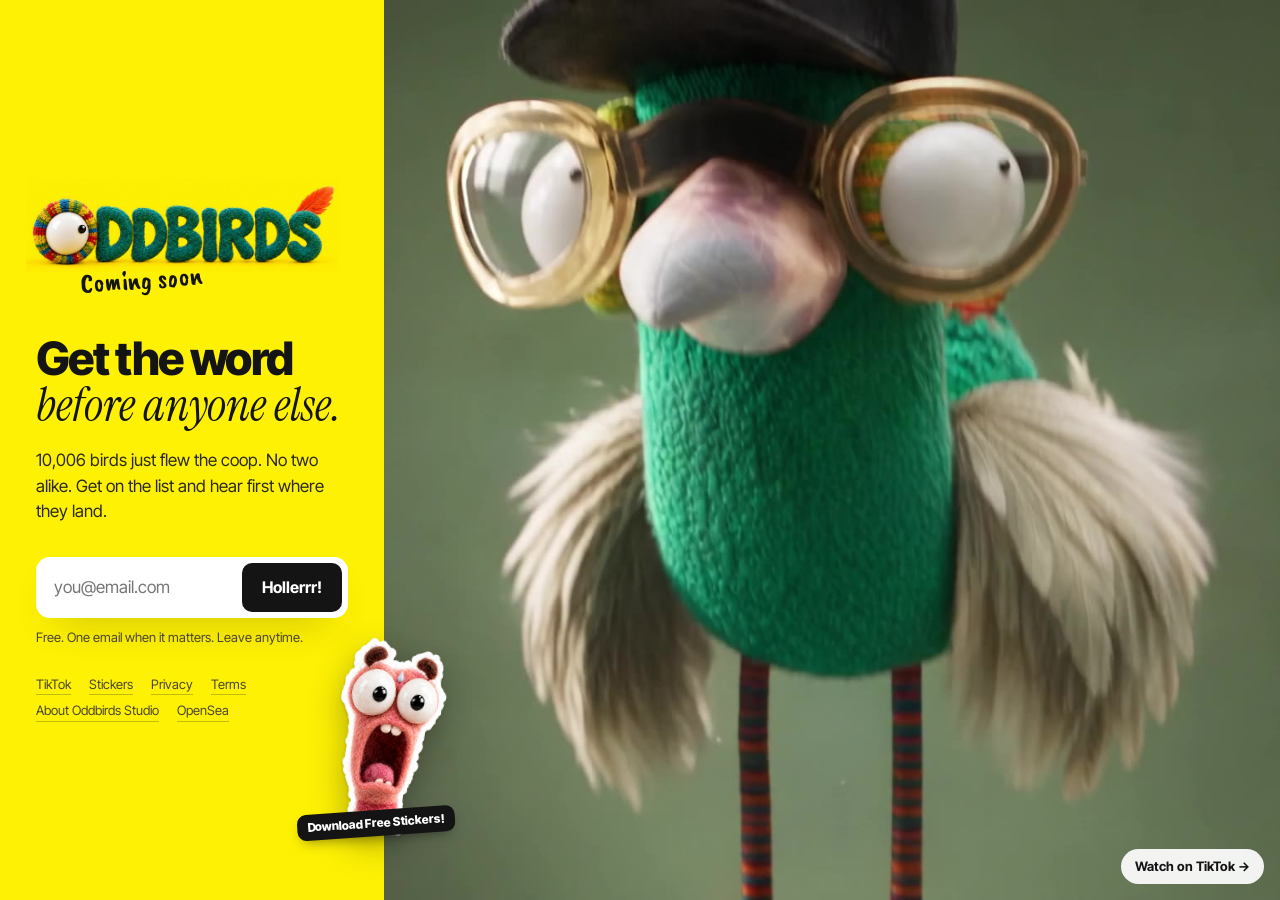
<file: index.html>
<!doctype html>
<html lang="en">
<head>
<meta charset="utf-8">
<meta name="viewport" content="width=device-width,initial-scale=1,viewport-fit=cover">
<title>Oddbirds: get the word first</title>
<meta name="description" content="10,006 birds just flew the coop. No two alike. Get on the list.">
<meta property="og:title" content="Oddbirds: get the word first">
<meta property="og:description" content="10,006 birds just flew the coop. No two alike. Get on the list.">
<meta property="og:image" content="https://oddbirdstheshow.github.io/img/og.jpg">
<meta property="og:type" content="website">
<meta name="twitter:card" content="summary_large_image">
<meta name="theme-color" content="#FEF104">
<link rel="icon" href="icon.png">
<link rel="preconnect" href="https://fonts.googleapis.com">
<link rel="preconnect" href="https://fonts.gstatic.com" crossorigin>
<link href="https://fonts.googleapis.com/css2?family=Caveat+Brush&family=Instrument+Serif:ital@0;1&family=Inter+Tight:wght@400;500;700;800&display=swap" rel="stylesheet">
<style>
:root{
  --yellow:#FEF104;   /* matches the felt logo's backdrop */
  --ink:#141414;
  --teal:#1D6B61;
  --mute:#4a4630;
  --sans:"Inter Tight",system-ui,-apple-system,"Segoe UI",Roboto,sans-serif;
  --serif:"Instrument Serif",Georgia,serif;
  --hand:"Caveat Brush","Comic Sans MS",cursive;
}
*{box-sizing:border-box}
html,body{height:100%}
body{margin:0;background:var(--yellow);color:var(--ink);font:16px/1.5 var(--sans);-webkit-font-smoothing:antialiased}
img,video{display:block;max-width:100%}
a{color:inherit}
em{font-family:var(--serif);font-style:italic;font-weight:400;letter-spacing:0}

/* One screen: a narrow signup column on the left, the landscape film filling the rest.
   The column has a capped width, so a wider browser shows more of the film. */
.screen{height:100vh;height:100svh;display:grid;grid-template-columns:clamp(340px,30vw,440px) minmax(0,1fr)}
@media (min-height:540px){body{overflow:hidden}}

.panel{display:flex;flex-direction:column;justify-content:center;padding:clamp(24px,4vh,48px) clamp(24px,2.8vw,44px);position:relative;z-index:2}

/* A sticker slapped on the seam between the yellow and the film, linking to the stickers page */
.sticker{position:absolute;right:calc(-1 * clamp(52px,4.6vw,78px));bottom:clamp(18px,7vh,72px);width:clamp(96px,8.6vw,132px);text-decoration:none;transform:rotate(8deg);transition:transform .2s ease}
.sticker img{width:100%;height:auto;filter:drop-shadow(0 12px 16px rgba(0,0,0,.28))}
.sticker span{position:absolute;left:50%;bottom:0;transform:translateX(-50%) rotate(-12deg);background:var(--ink);color:#fff;font-weight:800;font-size:12px;line-height:1.15;padding:6px 10px;border-radius:9px;text-align:center;width:max-content;white-space:nowrap;box-shadow:0 6px 14px -6px rgba(0,0,0,.5)}
.sticker:hover,.sticker:focus-visible{transform:rotate(2deg) scale(1.06)}
.inner{width:100%;margin:auto 0}
.logo{width:100%;height:auto;margin-left:-3%}
.soon{font-family:var(--hand);font-size:clamp(22px,3.2vh,30px);transform:rotate(-4deg);transform-origin:left;margin:-2px 0 clamp(18px,4vh,40px) 14%;line-height:1}
h1{font-size:clamp(32px,min(5.6vh,3.6vw),52px);font-weight:800;letter-spacing:-.035em;line-height:1;margin:0}
.sub{font-size:clamp(15px,1.9vh,17px);margin:clamp(12px,2.2vh,20px) 0 clamp(20px,3.6vh,32px);max-width:30em;color:#2b2918}

form{position:relative}
.field{display:flex;gap:8px;background:#fff;border-radius:14px;padding:6px;box-shadow:0 18px 40px -22px rgba(60,50,0,.45)}
.field input[type=email]{flex:1;min-width:0;font:inherit;font-size:17px;padding:12px 12px;border:0;background:transparent;color:var(--ink)}
.field input[type=email]:focus{outline:none}
.field:focus-within{box-shadow:0 0 0 2px var(--ink),0 18px 40px -22px rgba(60,50,0,.45)}
button{font:inherit;font-weight:700;font-size:16px;border:0;border-radius:10px;padding:12px 20px;background:var(--ink);color:#fff;cursor:pointer;white-space:nowrap;transition:background .12s ease}
button:hover{background:#000}
button:disabled{opacity:.6;cursor:wait}
.fine{font-size:13px;color:var(--mute);margin:10px 0 0}
.msg{display:none;margin-top:12px;font-size:15px;font-weight:500}
.msg.ok{display:block;color:var(--teal)}
.msg.err{display:block;color:#a33a10}
.done .field,.done .fine{display:none}
.done .msg.ok{font-size:clamp(18px,2.4vh,22px);margin-top:0;background:#fff;border-radius:14px;padding:16px 18px}
.hp{position:absolute;left:-9999px;width:1px;height:1px;overflow:hidden}

.links{display:flex;flex-wrap:wrap;gap:6px 18px;font-size:13px;color:var(--mute);margin-top:clamp(16px,3vh,28px)}
.links a{text-decoration:none;border-bottom:1px solid rgba(20,20,20,.25)}
.links a:hover{border-color:var(--ink)}
.minted{font-variant-numeric:tabular-nums;opacity:.7}

.film{position:relative;background:#2c3328;overflow:hidden}
.film video{width:100%;height:100%;object-fit:cover}
.film .watch{position:absolute;right:16px;bottom:16px;background:rgba(255,255,255,.92);color:var(--ink);text-decoration:none;font-size:13px;font-weight:700;padding:8px 14px;border-radius:999px}

/* Phones and narrow screens: film on top, panel below, still one screen */
@media (max-width:820px){
  .screen{grid-template-columns:minmax(0,1fr);grid-template-rows:minmax(0,1fr) auto}
  .film{order:-1}
  .panel{padding:18px 20px calc(16px + env(safe-area-inset-bottom))}
  .inner{margin:0;max-width:460px}
  .logo{width:min(250px,68%)}
  .soon{font-size:22px;margin:-4px 0 12px 12%}
  h1{font-size:clamp(30px,8.6vw,40px)}
  .sub{font-size:15px;margin:8px 0 14px}
  .field input[type=email]{font-size:16px;padding:10px}
  button{padding:10px 16px;font-size:15px}
  .fine{display:none}
  .links{margin-top:12px;font-size:12px}
  .film .watch{right:12px;bottom:auto;top:calc(12px + env(safe-area-inset-top));font-size:12px;padding:6px 12px}
  .sticker{right:14px;left:auto;bottom:auto;top:-118px;width:76px;transform:rotate(8deg)}
  .sticker span{font-size:9px;padding:3px 7px;max-width:none;white-space:nowrap;left:auto;right:-10px;bottom:-3%;transform:none;border-radius:6px}
}
@media (max-width:820px) and (max-height:700px){
  .soon{display:none}
  .logo{margin-bottom:10px}
  .sub{display:none}
  h1{margin-bottom:12px}
}
@media (prefers-reduced-motion:reduce){button,.sticker{transition:none}}
</style>
</head>
<body>
<main class="screen">
  <section class="panel">
    <div class="inner">
      <img class="logo" src="img/logo-felt.jpg" alt="Oddbirds" width="1400" height="422">
      <p class="soon" aria-hidden="true">Coming soon</p>

      <h1>Get the word <em>before anyone else.</em></h1>
      <p class="sub">10,006 birds just flew the coop. No two alike. Get on the list and hear first where they land.</p>

      <form class="waitlist" novalidate>
        <label class="hp" aria-hidden="true">Leave this empty <input type="text" name="website" tabindex="-1" autocomplete="off"></label>
        <div class="field">
          <input type="email" name="email_address" placeholder="you@email.com" autocomplete="email" required aria-label="Email address">
          <button type="submit">Hollerrr!</button>
        </div>
        <p class="fine">Free. One email when it matters. Leave anytime.</p>
        <div class="msg" role="status" aria-live="polite"></div>
      </form>

      <nav class="links" aria-label="More">
        <a href="https://www.tiktok.com/@oddbirds_theshow">TikTok</a>
        <a href="stickers/">Stickers</a>
        <a href="privacy.html">Privacy</a>
        <a href="terms.html">Terms</a>
        <a href="terms.html" title="Oddbirds Studio is our internal tool for sending our own films to our own TikTok drafts. It isn't offered to other users.">About Oddbirds Studio</a>
        <a href="https://opensea.io/collection/oddbirds">OpenSea</a>
        <span class="minted" id="minted" hidden></span>
      </nav>
    </div>
    <a class="sticker" href="stickers/"><img src="img/sticker-norm.png" alt="" width="211" height="380"><span>Download Free Stickers!</span></a>
  </section>

  <section class="film" aria-label="Cuckoo Clock Bird, the first Oddbirds film">
    <video poster="img/cuckoo-clock-poster-1080.jpg" autoplay muted loop playsinline preload="auto" aria-label="A felt bird in goggles bursts out of a cuckoo clock and lands on a yarn tree">
      <source src="img/cuckoo-clock-tall.mp4" type="video/mp4" media="(max-width: 820px)">
      <source src="img/cuckoo-clock-1080.mp4" type="video/mp4">
    </video>
    <a class="watch" href="https://www.tiktok.com/@oddbirds_theshow">Watch on TikTok →</a>
  </section>
</main>

<script>
// Tiny "minted / total" in the footer. count.json is refreshed from the contract every
// 30 minutes by the "Update mint count" workflow; nothing shows if it can't load.
fetch("https://raw.githubusercontent.com/oddbirdstheshow/oddbirdstheshow.github.io/data/count.json", { cache: "no-store" })
  .then(r => r.ok ? r.json() : null)
  .then(d => {
    if (!d || !Number.isFinite(d.minted) || !Number.isFinite(d.supply)) return;
    const el = document.getElementById("minted");
    el.textContent = `${d.minted.toLocaleString("en-US")} / ${d.supply.toLocaleString("en-US")}`;
    el.hidden = false;
  })
  .catch(() => {});

// Phones play the tall cut, so give them the tall poster too.
if (matchMedia("(max-width: 820px)").matches) document.querySelector(".film video").poster = "img/cuckoo-clock-tall-poster.jpg";

/*
  Waitlist hookup: the Oddbirds Kit account (separate from Blacksmith).
  KIT_FORM_ID is the number in the Kit form's URL (app.kit.com/forms/<number>/...).
  It's public by design; the Kit API key is not and never goes here.
*/
const KIT_FORM_ID = "10149386";
const WAITLIST_ENDPOINT = KIT_FORM_ID ? `https://app.kit.com/forms/${KIT_FORM_ID}/subscriptions` : "";

document.querySelectorAll("form.waitlist").forEach(form => {
  const msg = form.querySelector(".msg");
  const btn = form.querySelector("button");
  const label = btn.textContent;
  const show = (text, ok) => { msg.textContent = text; msg.className = "msg " + (ok ? "ok" : "err"); };

  form.addEventListener("submit", async e => {
    e.preventDefault();
    if (form.website.value) return;                       // bot trap
    const email = form.email_address.value.trim();
    if (!/^[^\s@]+@[^\s@]+\.[^\s@]+$/.test(email)) { show("That email doesn't look quite right.", false); form.email_address.focus(); return; }
    if (!WAITLIST_ENDPOINT) { show("The waitlist opens very soon. Check back in a day or two!", false); return; }

    btn.disabled = true; btn.textContent = "Saving…";
    try {
      const res = await fetch(WAITLIST_ENDPOINT, { method: "POST", body: new URLSearchParams({ email_address: email }), headers: { "Accept": "application/json" } });
      const data = await res.json().catch(() => ({}));
      if (!res.ok || (data.status && data.status !== "success")) throw new Error(res.status);
      form.classList.add("done");
      show("Nearly there. Confirm in your inbox and you're on the list.", true);
    } catch (err) {
      btn.disabled = false; btn.textContent = label;
      show("Something went wrong on our end. Please try again in a minute.", false);
    }
  });
});
</script>
</body>
</html>
</file>
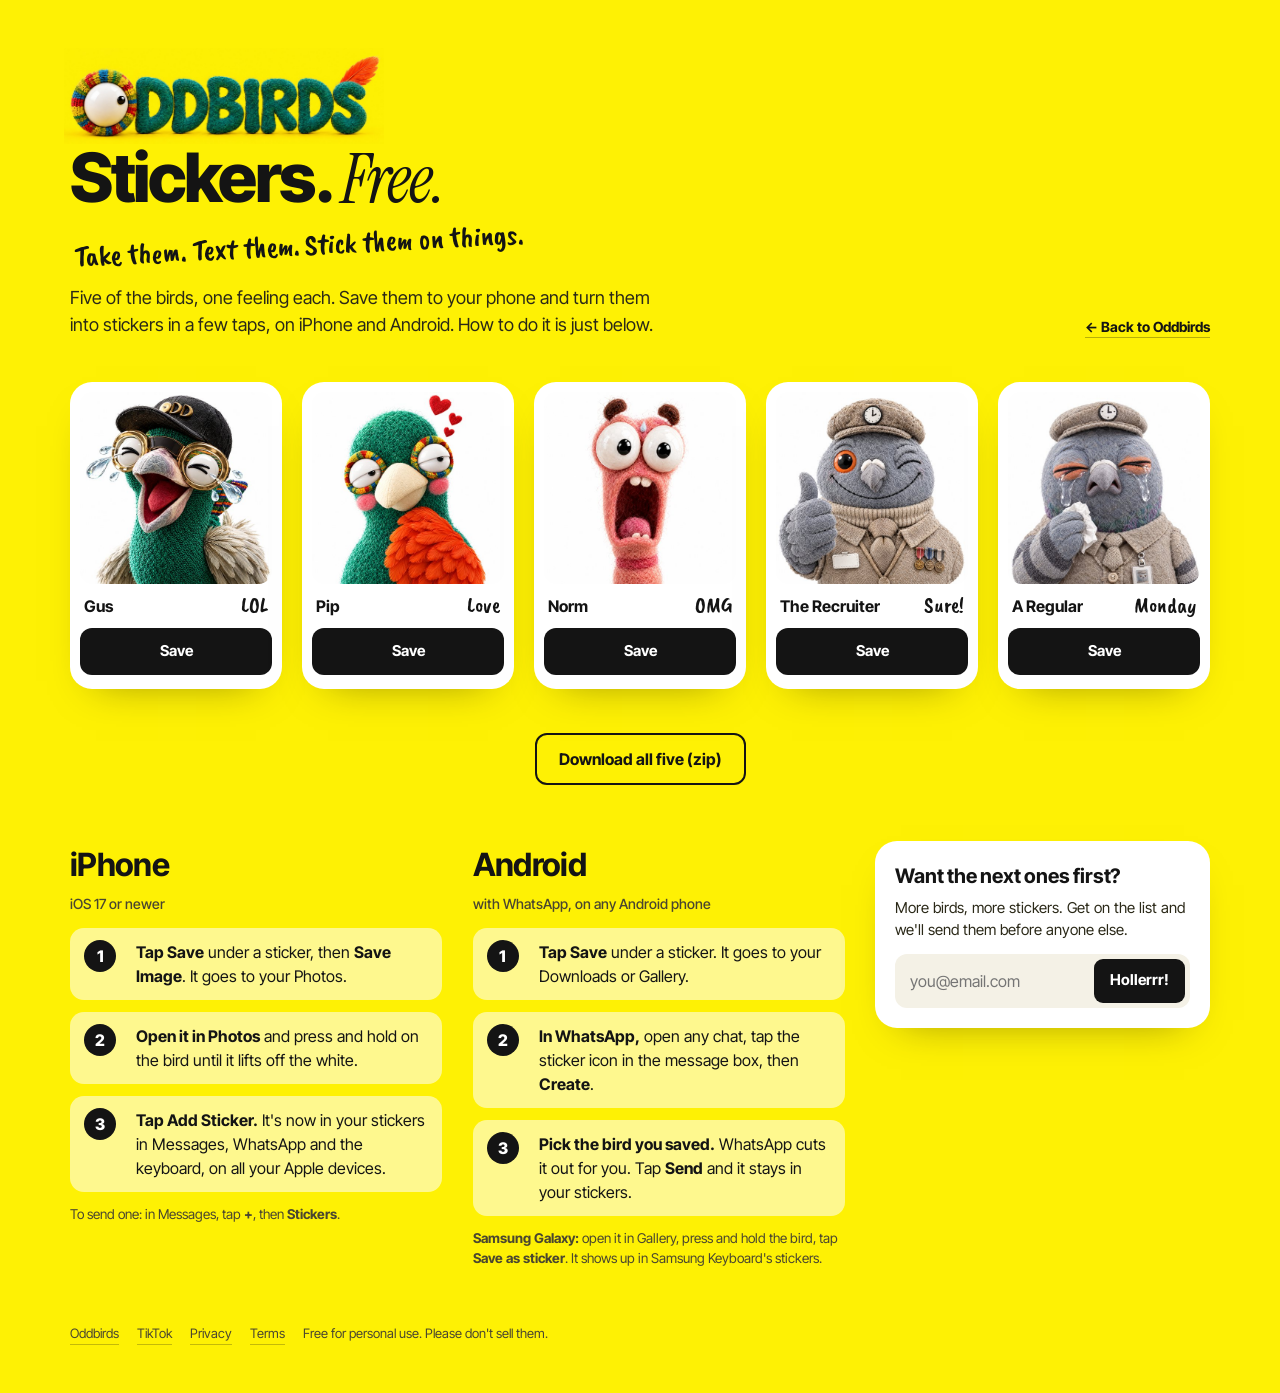
<file: stickers/index.html>
<!doctype html>
<html lang="en">
<head>
<meta charset="utf-8">
<meta name="viewport" content="width=device-width,initial-scale=1,viewport-fit=cover">
<title>Oddbirds stickers</title>
<meta name="description" content="Free Oddbirds stickers for your phone. Save one, long-press it, tap Add Sticker.">
<meta property="og:title" content="Oddbirds stickers">
<meta property="og:description" content="Free stickers of the birds. Save one, long-press it, tap Add Sticker.">
<meta property="og:image" content="https://oddbirdstheshow.github.io/stickers/og.jpg">
<meta property="og:type" content="website">
<meta name="twitter:card" content="summary_large_image">
<meta name="theme-color" content="#FEF104">
<link rel="icon" href="../icon.png">
<link rel="preconnect" href="https://fonts.googleapis.com">
<link rel="preconnect" href="https://fonts.gstatic.com" crossorigin>
<link href="https://fonts.googleapis.com/css2?family=Caveat+Brush&family=Instrument+Serif:ital@0;1&family=Inter+Tight:wght@400;500;700;800&display=swap" rel="stylesheet">
<style>
:root{
  --yellow:#FEF104; --ink:#141414; --teal:#1D6B61; --mute:#4a4630;
  --sans:"Inter Tight",system-ui,-apple-system,"Segoe UI",Roboto,sans-serif;
  --serif:"Instrument Serif",Georgia,serif;
  --hand:"Caveat Brush","Comic Sans MS",cursive;
}
*{box-sizing:border-box}
body{margin:0;background:var(--yellow);color:var(--ink);font:16px/1.5 var(--sans);-webkit-font-smoothing:antialiased}
img{display:block;max-width:100%}
a{color:inherit}
em{font-family:var(--serif);font-style:italic;font-weight:400}
.wrap{max-width:1180px;margin:0 auto;padding:clamp(20px,4vw,48px) max(20px,env(safe-area-inset-right)) 48px max(20px,env(safe-area-inset-left))}

header{display:flex;align-items:flex-end;justify-content:space-between;gap:24px;flex-wrap:wrap;margin-bottom:clamp(24px,4vw,40px)}
.logo{width:min(320px,62vw);height:auto;margin-left:-6px}
.home{font-size:14px;font-weight:700;text-decoration:none;border-bottom:1px solid rgba(20,20,20,.3)}
h1{font-size:clamp(36px,6vw,68px);font-weight:800;letter-spacing:-.035em;line-height:.98;margin:0}
.hand{font-family:var(--hand);font-size:clamp(22px,3vw,30px);transform:rotate(-3deg);display:inline-block;margin:10px 0 0 4px}
.lede{max-width:34em;font-size:clamp(16px,1.8vw,18px);margin:16px 0 0;color:#2b2918}

.grid{display:grid;grid-template-columns:repeat(5,minmax(0,1fr));gap:clamp(12px,1.6vw,20px);margin:clamp(28px,4vw,44px) 0}
.card{background:#fff;border-radius:22px;padding:10px 10px 14px;box-shadow:0 18px 40px -26px rgba(60,50,0,.55);display:flex;flex-direction:column;gap:10px}
.card img{width:100%;height:auto;aspect-ratio:1;object-fit:cover;border-radius:14px;-webkit-touch-callout:default}
.card .who{display:flex;justify-content:space-between;align-items:baseline;gap:8px;padding:0 4px}
.card b{font-size:16px}
.card span{font-family:var(--hand);font-size:22px;line-height:1}
.save{display:flex;align-items:center;justify-content:center;gap:8px;font:inherit;font-weight:700;font-size:15px;border:0;border-radius:12px;padding:12px;background:var(--ink);color:#fff;cursor:pointer;text-decoration:none}
.save:hover{background:#000}
.all{display:flex;justify-content:center;margin-bottom:clamp(36px,5vw,56px)}
.all a{background:transparent;color:var(--ink);border:2px solid var(--ink);padding:12px 22px;border-radius:12px;font-weight:700;text-decoration:none}
.all a:hover{background:var(--ink);color:#fff}

.how{display:grid;grid-template-columns:minmax(0,1fr) minmax(0,1fr) minmax(0,.9fr);gap:clamp(16px,2.4vw,32px);align-items:start}
.how h2 small{display:block;font-size:14px;font-weight:500;color:var(--mute);letter-spacing:0;margin-top:4px}
.tip{font-size:13.5px;color:var(--mute);margin:12px 0 0}
.how h2{font-size:clamp(24px,3vw,32px);letter-spacing:-.02em;margin:0 0 14px}
.steps{list-style:none;margin:0;padding:0;display:flex;flex-direction:column;gap:12px;counter-reset:s}
.steps li{display:grid;grid-template-columns:40px minmax(0,1fr);gap:12px;align-items:start;background:rgba(255,255,255,.55);border-radius:14px;padding:12px 14px;counter-increment:s}
.steps li::before{content:counter(s);width:32px;height:32px;border-radius:50%;background:var(--ink);color:#fff;display:grid;place-items:center;font-weight:800}
.android{font-size:14px;color:var(--mute);margin:14px 0 0}

.list{background:#fff;border-radius:22px;padding:20px;box-shadow:0 18px 40px -26px rgba(60,50,0,.55)}
.list h3{font-size:20px;margin:0 0 6px;letter-spacing:-.01em}
.list p{margin:0 0 12px;font-size:15px;color:#2b2918}
.field{display:flex;gap:8px;background:#f4f1e6;border-radius:12px;padding:5px}
.field input{flex:1;min-width:0;font:inherit;font-size:16px;padding:10px;border:0;background:transparent;color:var(--ink)}
.field input:focus{outline:none}
.field:focus-within{box-shadow:0 0 0 2px var(--ink)}
.field button{font:inherit;font-weight:700;font-size:15px;border:0;border-radius:9px;padding:10px 16px;background:var(--ink);color:#fff;cursor:pointer;white-space:nowrap}
.msg{display:none;margin-top:10px;font-size:14px;font-weight:600}
.msg.ok{display:block;color:var(--teal)} .msg.err{display:block;color:#a33a10}
.done .field{display:none}
.hp{position:absolute;left:-9999px;width:1px;height:1px;overflow:hidden}

footer{margin-top:clamp(36px,5vw,56px);display:flex;gap:18px;flex-wrap:wrap;font-size:13px;color:var(--mute)}
footer a{text-decoration:none;border-bottom:1px solid rgba(20,20,20,.25)}
.toast{position:fixed;left:50%;bottom:calc(20px + env(safe-area-inset-bottom));transform:translateX(-50%);background:var(--ink);color:#fff;padding:10px 16px;border-radius:12px;font-weight:600;font-size:14px;z-index:9;max-width:calc(100% - 32px);text-align:center}

@media (max-width:1000px){
  .how{grid-template-columns:minmax(0,1fr) minmax(0,1fr)}
  .how .list{grid-column:1/-1}
}
@media (max-width:900px){
  .grid{grid-template-columns:repeat(2,minmax(0,1fr))}
  .grid .card:last-child{grid-column:1/-1;max-width:calc(50% - 6px);justify-self:center;width:100%}
  .how{grid-template-columns:minmax(0,1fr)}
}
:focus-visible{outline:2px solid var(--ink);outline-offset:3px}
</style>
</head>
<body>
<div class="wrap">
  <header>
    <div>
      <a href="../"><img class="logo" src="../img/logo-felt.jpg" alt="Oddbirds" width="1400" height="422"></a>
      <h1>Stickers. <em>Free.</em></h1>
      <span class="hand">Take them. Text them. Stick them on things.</span>
      <p class="lede">Five of the birds, one feeling each. Save them to your phone and turn them into stickers in a few taps, on iPhone and Android. How to do it is just below.</p>
    </div>
    <a class="home" href="../">← Back to Oddbirds</a>
  </header>

  <section class="grid" aria-label="The stickers">
    <figure class="card" style="margin:0"><img src="img/oddbirds-gus-lol-small.jpg" alt="Gus laughing so hard he cries" width="520" height="520"><div class="who"><b>Gus</b><span>LOL</span></div><a class="save" href="img/oddbirds-gus-lol.jpg" download data-file="img/oddbirds-gus-lol.jpg" data-name="oddbirds-gus-lol.jpg">Save</a></figure>
    <figure class="card" style="margin:0"><img src="img/oddbirds-pip-love-small.jpg" alt="Pip in love, blushing, with hearts" width="520" height="520"><div class="who"><b>Pip</b><span>Love</span></div><a class="save" href="img/oddbirds-pip-love.jpg" download data-file="img/oddbirds-pip-love.jpg" data-name="oddbirds-pip-love.jpg">Save</a></figure>
    <figure class="card" style="margin:0"><img src="img/oddbirds-norm-omg-small.jpg" alt="Norm the worm screaming" width="520" height="520"><div class="who"><b>Norm</b><span>OMG</span></div><a class="save" href="img/oddbirds-norm-omg.jpg" download data-file="img/oddbirds-norm-omg.jpg" data-name="oddbirds-norm-omg.jpg">Save</a></figure>
    <figure class="card" style="margin:0"><img src="img/oddbirds-recruiter-thumbs-up-small.jpg" alt="The Recruiter winking with a thumbs-up" width="520" height="520"><div class="who"><b>The Recruiter</b><span>Sure!</span></div><a class="save" href="img/oddbirds-recruiter-thumbs-up.jpg" download data-file="img/oddbirds-recruiter-thumbs-up.jpg" data-name="oddbirds-recruiter-thumbs-up.jpg">Save</a></figure>
    <figure class="card" style="margin:0"><img src="img/oddbirds-regular-sob-small.jpg" alt="A Regular sobbing into a tissue" width="520" height="520"><div class="who"><b>A Regular</b><span>Monday</span></div><a class="save" href="img/oddbirds-regular-sob.jpg" download data-file="img/oddbirds-regular-sob.jpg" data-name="oddbirds-regular-sob.jpg">Save</a></figure>
  </section>
  <div class="all"><a href="oddbirds-stickers.zip" download>Download all five (zip)</a></div>

  <section class="how">
    <div>
      <h2>iPhone <small>iOS 17 or newer</small></h2>
      <ol class="steps">
        <li><span><b>Tap Save</b> under a sticker, then <b>Save Image</b>. It goes to your Photos.</span></li>
        <li><span><b>Open it in Photos</b> and press and hold on the bird until it lifts off the white.</span></li>
        <li><span><b>Tap Add Sticker.</b> It's now in your stickers in Messages, WhatsApp and the keyboard, on all your Apple devices.</span></li>
      </ol>
      <p class="tip">To send one: in Messages, tap <b>+</b>, then <b>Stickers</b>.</p>
    </div>
    <div>
      <h2>Android <small>with WhatsApp, on any Android phone</small></h2>
      <ol class="steps">
        <li><span><b>Tap Save</b> under a sticker. It goes to your Downloads or Gallery.</span></li>
        <li><span><b>In WhatsApp,</b> open any chat, tap the sticker icon in the message box, then <b>Create</b>.</span></li>
        <li><span><b>Pick the bird you saved.</b> WhatsApp cuts it out for you. Tap <b>Send</b> and it stays in your stickers.</span></li>
      </ol>
      <p class="tip"><b>Samsung Galaxy:</b> open it in Gallery, press and hold the bird, tap <b>Save as sticker</b>. It shows up in Samsung Keyboard's stickers.</p>
    </div>
    <form class="list waitlist" novalidate>
      <h3>Want the next ones first?</h3>
      <p>More birds, more stickers. Get on the list and we'll send them before anyone else.</p>
      <label class="hp" aria-hidden="true">Leave this empty <input type="text" name="website" tabindex="-1" autocomplete="off"></label>
      <div class="field">
        <input type="email" name="email_address" placeholder="you@email.com" autocomplete="email" required aria-label="Email address">
        <button type="submit">Hollerrr!</button>
      </div>
      <div class="msg" role="status" aria-live="polite"></div>
    </form>
  </section>

  <footer>
    <a href="../">Oddbirds</a>
    <a href="https://www.tiktok.com/@oddbirds_theshow">TikTok</a>
    <a href="../privacy.html">Privacy</a>
    <a href="../terms.html">Terms</a>
    <span>Free for personal use. Please don't sell them.</span>
  </footer>
</div>

<script>
// Save: on phones, open the share sheet with the image so "Save Image" puts it straight in Photos.
// Everywhere else, fall back to a normal download.
const toast = t => { const el = document.createElement("div"); el.className = "toast"; el.textContent = t; document.body.append(el); setTimeout(() => el.remove(), 3500); };
document.querySelectorAll("a.save").forEach(a => {
  a.addEventListener("click", async e => {
    if (!navigator.canShare) return;                       // desktop: plain download
    e.preventDefault();
    try {
      const blob = await (await fetch(a.dataset.file)).blob();
      const file = new File([blob], a.dataset.name, { type: "image/jpeg" });
      if (navigator.canShare({ files: [file] })) { await navigator.share({ files: [file] }); return; }
      location.href = a.dataset.file;
    } catch (err) {
      if (err && err.name === "AbortError") return;           // they closed the share sheet
      location.href = a.dataset.file;                         // opens the image: press and hold it to save
      toast("Press and hold the picture, then Save to Photos.");
    }
  });
});

// Waitlist: the same Oddbirds Kit form as the home page.
const KIT_FORM_ID = "10149386";
const WAITLIST_ENDPOINT = `https://app.kit.com/forms/${KIT_FORM_ID}/subscriptions`;
document.querySelectorAll("form.waitlist").forEach(form => {
  const msg = form.querySelector(".msg"), btn = form.querySelector("button"), label = btn.textContent;
  const show = (t, ok) => { msg.textContent = t; msg.className = "msg " + (ok ? "ok" : "err"); };
  form.addEventListener("submit", async e => {
    e.preventDefault();
    if (form.website.value) return;
    const email = form.email_address.value.trim();
    if (!/^[^\s@]+@[^\s@]+\.[^\s@]+$/.test(email)) { show("That email doesn't look quite right.", false); return; }
    btn.disabled = true; btn.textContent = "Saving…";
    try {
      const res = await fetch(WAITLIST_ENDPOINT, { method: "POST", body: new URLSearchParams({ email_address: email }), headers: { "Accept": "application/json" } });
      const data = await res.json().catch(() => ({}));
      if (!res.ok || (data.status && data.status !== "success")) throw new Error(res.status);
      form.classList.add("done");
      show("Nearly there. Confirm in your inbox and you're on the list.", true);
    } catch (err) {
      btn.disabled = false; btn.textContent = label;
      show("Something went wrong on our end. Please try again in a minute.", false);
    }
  });
});
</script>
</body>
</html>
</file>
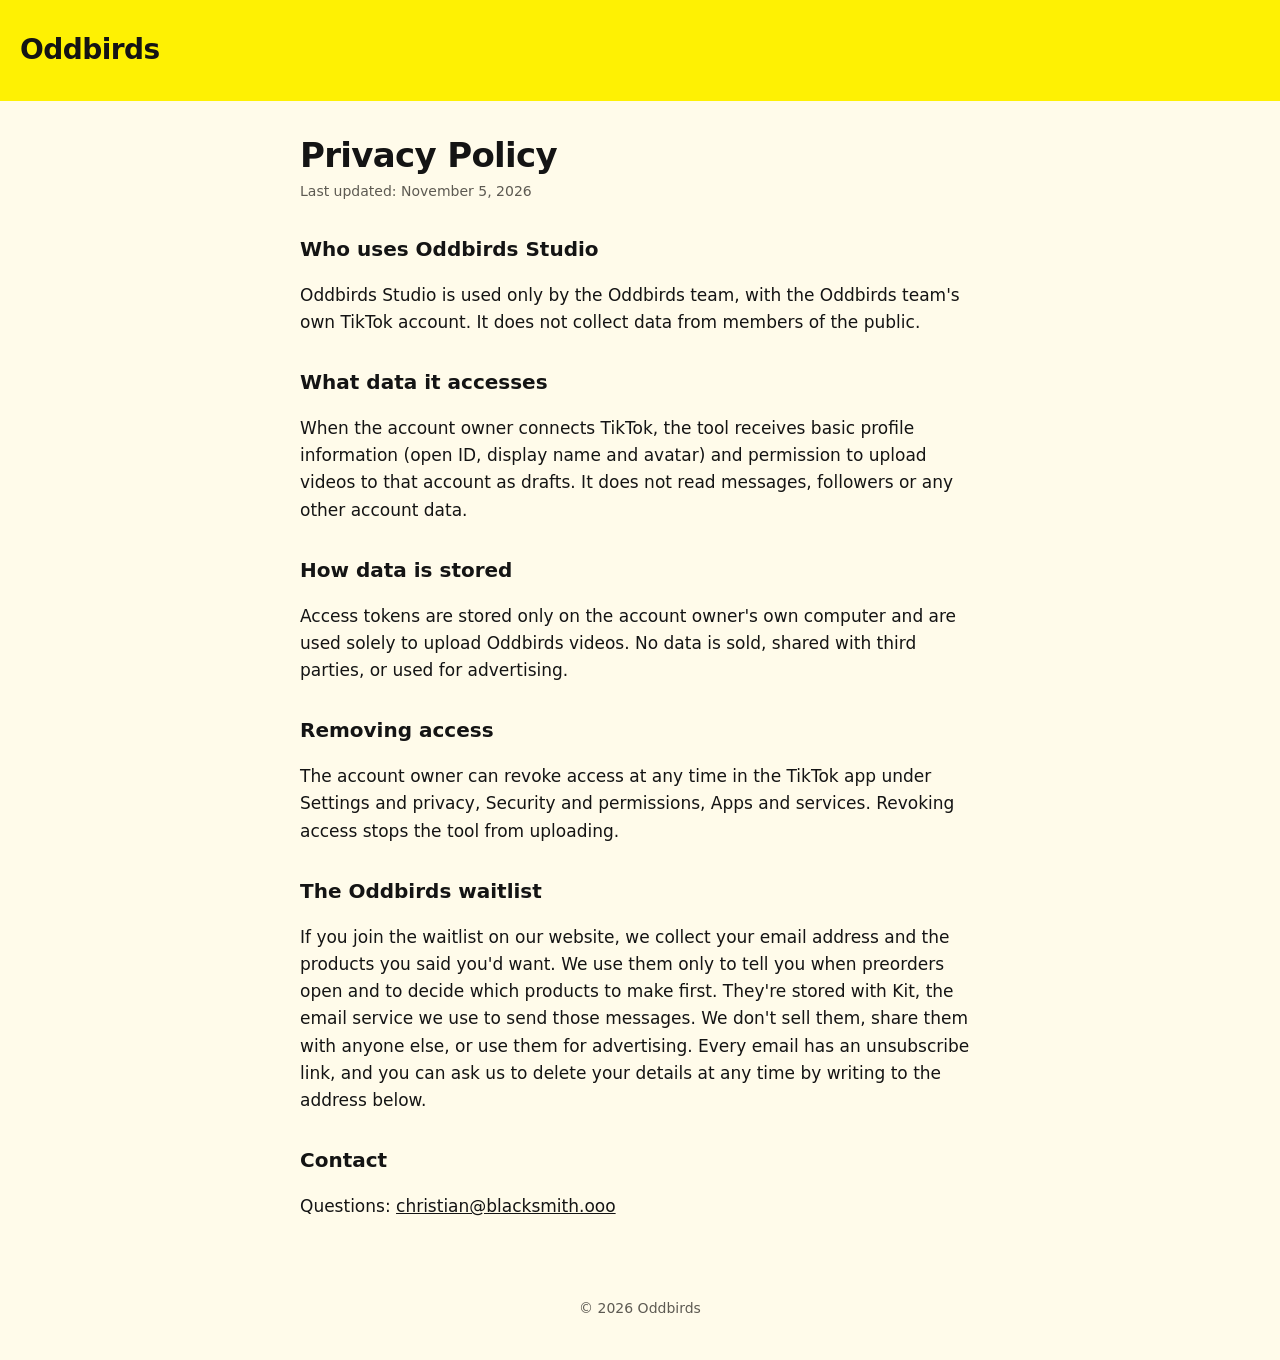
<file: privacy.html>
<!doctype html><html lang="en"><head><meta charset="utf-8"><meta name="viewport" content="width=device-width,initial-scale=1"><title>Oddbirds Privacy</title><link rel="stylesheet" href="style.css"></head>
<body><header><a href="./">Oddbirds</a></header><main>
<h1>Privacy Policy</h1><p class="updated">Last updated: November 5, 2026</p>
<h2>Who uses Oddbirds Studio</h2><p>Oddbirds Studio is used only by the Oddbirds team, with the Oddbirds team's own TikTok account. It does not collect data from members of the public.</p>
<h2>What data it accesses</h2><p>When the account owner connects TikTok, the tool receives basic profile information (open ID, display name and avatar) and permission to upload videos to that account as drafts. It does not read messages, followers or any other account data.</p>
<h2>How data is stored</h2><p>Access tokens are stored only on the account owner's own computer and are used solely to upload Oddbirds videos. No data is sold, shared with third parties, or used for advertising.</p>
<h2>Removing access</h2><p>The account owner can revoke access at any time in the TikTok app under Settings and privacy, Security and permissions, Apps and services. Revoking access stops the tool from uploading.</p>
<h2 id="waitlist">The Oddbirds waitlist</h2><p>If you join the waitlist on our website, we collect your email address and the products you said you'd want. We use them only to tell you when preorders open and to decide which products to make first. They're stored with Kit, the email service we use to send those messages. We don't sell them, share them with anyone else, or use them for advertising. Every email has an unsubscribe link, and you can ask us to delete your details at any time by writing to the address below.</p>
<h2>Contact</h2><p>Questions: <a href="mailto:christian@blacksmith.ooo">christian@blacksmith.ooo</a></p>
</main><footer>© 2026 Oddbirds</footer></body></html>
</file>
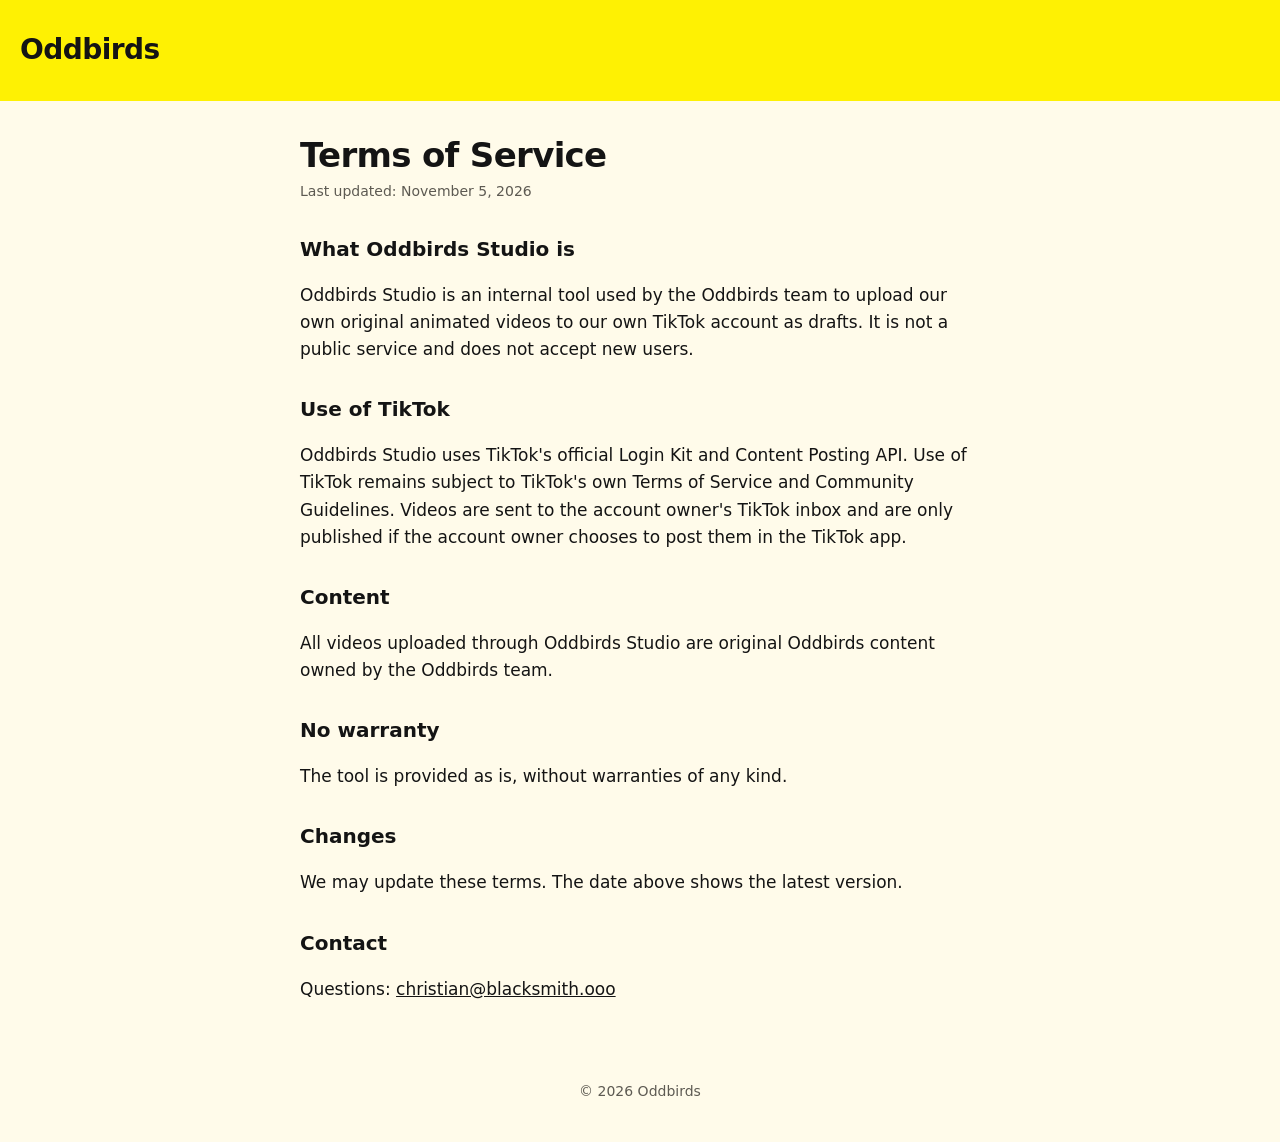
<file: terms.html>
<!doctype html><html lang="en"><head><meta charset="utf-8"><meta name="viewport" content="width=device-width,initial-scale=1"><title>Oddbirds Terms</title><link rel="stylesheet" href="style.css"></head>
<body><header><a href="./">Oddbirds</a></header><main>
<h1>Terms of Service</h1><p class="updated">Last updated: November 5, 2026</p>
<h2>What Oddbirds Studio is</h2><p>Oddbirds Studio is an internal tool used by the Oddbirds team to upload our own original animated videos to our own TikTok account as drafts. It is not a public service and does not accept new users.</p>
<h2>Use of TikTok</h2><p>Oddbirds Studio uses TikTok's official Login Kit and Content Posting API. Use of TikTok remains subject to TikTok's own Terms of Service and Community Guidelines. Videos are sent to the account owner's TikTok inbox and are only published if the account owner chooses to post them in the TikTok app.</p>
<h2>Content</h2><p>All videos uploaded through Oddbirds Studio are original Oddbirds content owned by the Oddbirds team.</p>
<h2>No warranty</h2><p>The tool is provided as is, without warranties of any kind.</p>
<h2>Changes</h2><p>We may update these terms. The date above shows the latest version.</p>
<h2>Contact</h2><p>Questions: <a href="mailto:christian@blacksmith.ooo">christian@blacksmith.ooo</a></p>
</main><footer>© 2026 Oddbirds</footer></body></html>
</file>
<file: style.css>
:root{--ink:#141414;--paper:#FFFBEA;--yellow:#FEF103;--mute:#5d5a52}
*{box-sizing:border-box}body{margin:0;background:var(--paper);color:var(--ink);font:17px/1.6 system-ui,-apple-system,Segoe UI,Roboto,sans-serif}
header{background:var(--yellow);padding:28px 20px}header a{color:var(--ink);text-decoration:none;font-weight:800;font-size:28px;letter-spacing:-.02em}
main{max-width:720px;margin:0 auto;padding:36px 20px 60px}h1{font-size:34px;line-height:1.1;letter-spacing:-.02em;margin:0 0 6px}
.updated{color:var(--mute);font-size:14px;margin:0 0 28px}h2{font-size:20px;margin:30px 0 8px}a{color:var(--ink)}footer{color:var(--mute);font-size:14px;text-align:center;padding:0 20px 40px}
</file>
